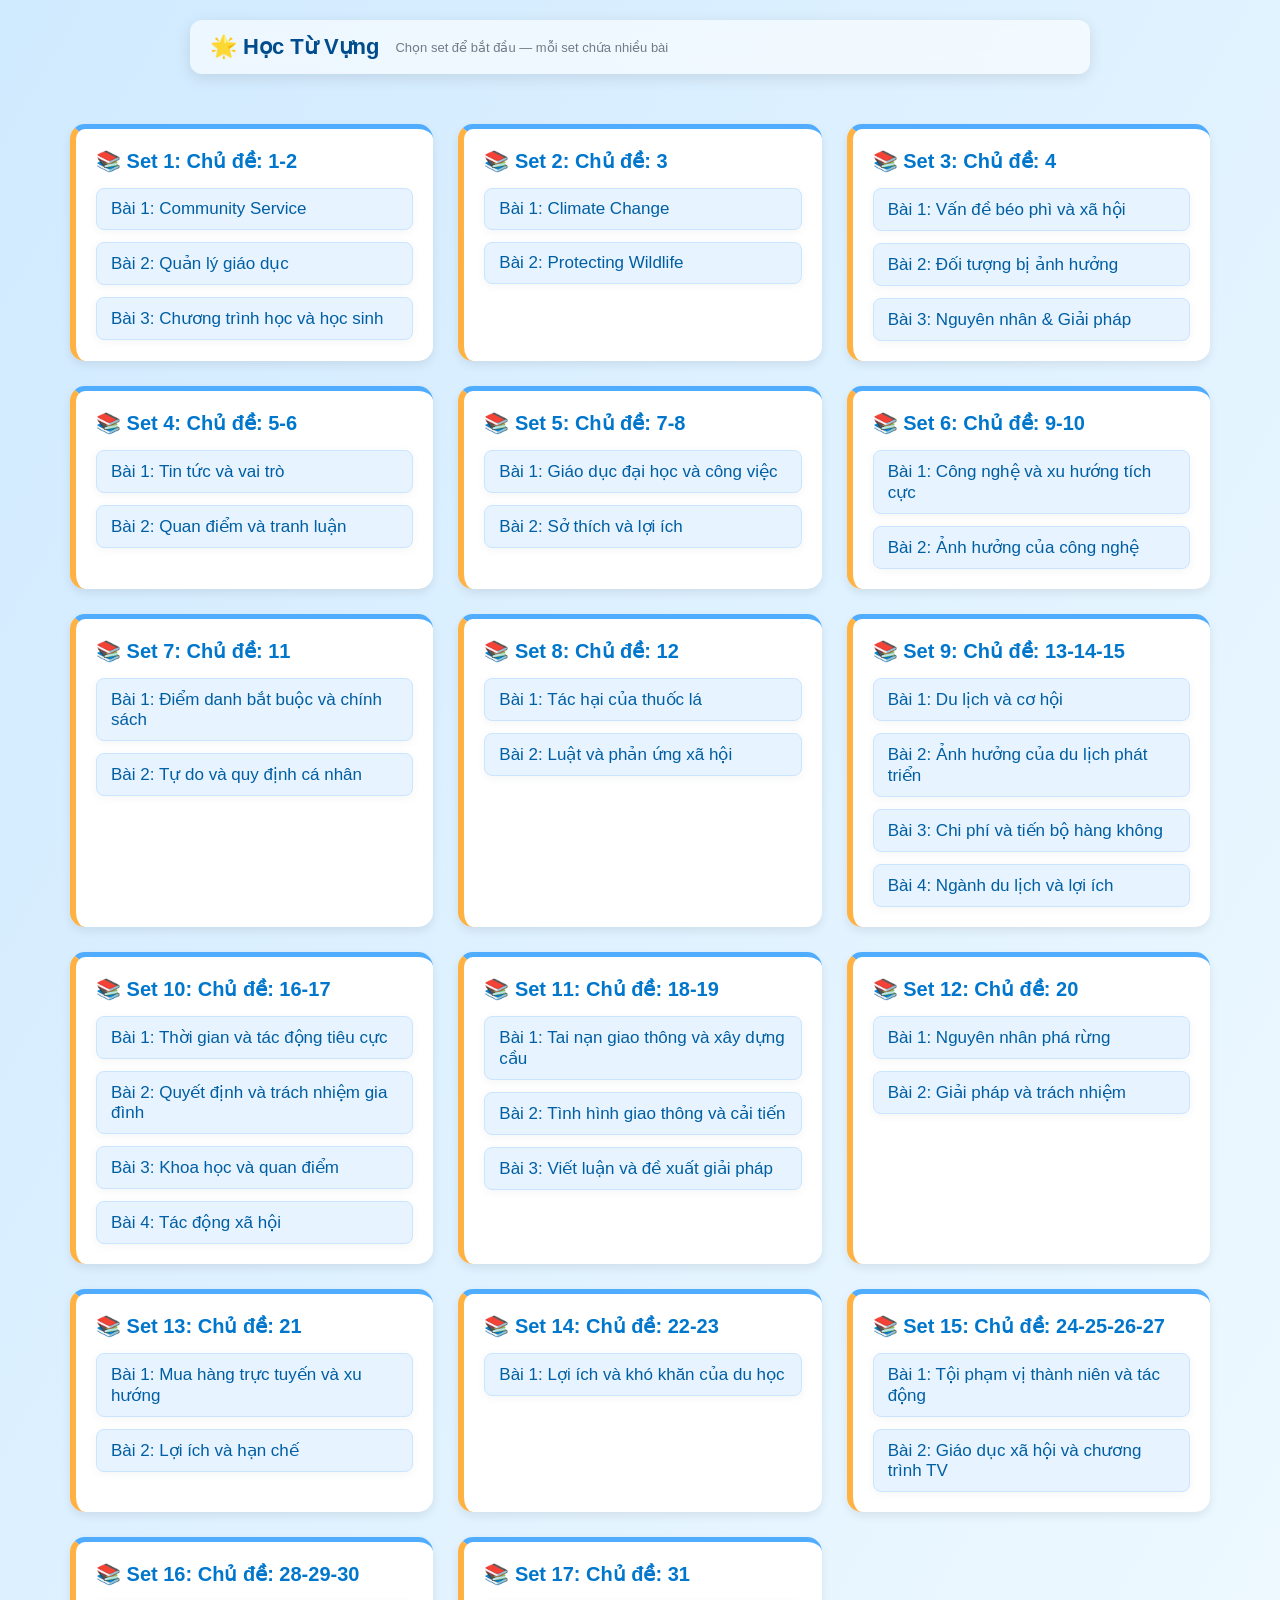
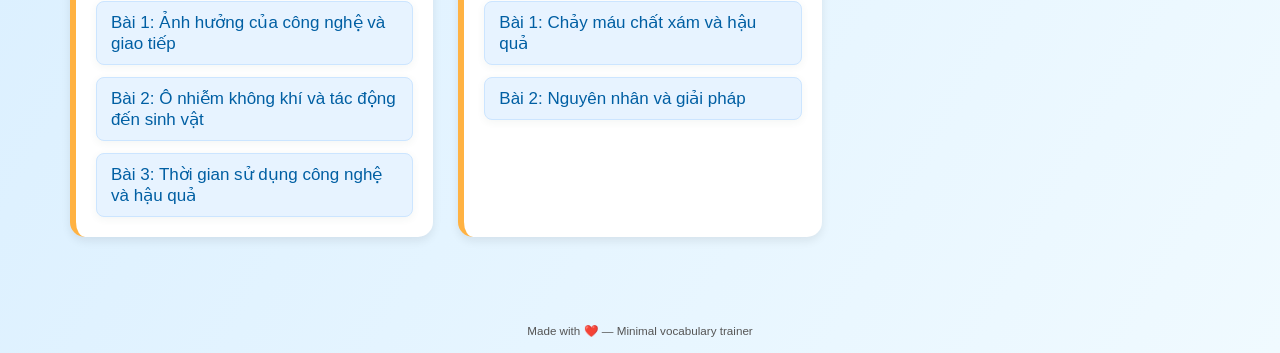
<file: index.html>
<!doctype html>
<html lang="vi">
<head>
  <meta charset="utf-8" />
  <title>Dashboard - Học từ vựng</title>
  <link rel="stylesheet" href="style.css">
</head>
<body>
  <header class="topbar">
    <h1>🌟 Học Từ Vựng</h1>
    <p class="subtitle">Chọn set để bắt đầu — mỗi set chứa nhiều bài</p>
  </header>

  <main class="main-container">
    <div id="dashboard" class="dashboard-grid"></div>
  </main>

  <footer class="footer">
    <small>Made with ❤️ — Minimal vocabulary trainer</small>
  </footer>

  <script>
    fetch('data/sets.json')
      .then(r => r.json())
      .then(sets => {
        const dash = document.getElementById('dashboard');
        sets.forEach(set => {
          const setCard = document.createElement('div');
          setCard.className = 'set-card';
          setCard.innerHTML = `
            <div class="set-head">
              <h2>📚 Set ${set.setId}: ${set.setName}</h2>
            </div>
            <div class="lessons">
              ${set.lessons.map(l => `
                <a class="lesson-link" href="lesson.html?set=${set.setId}&lesson=${l.lessonId}">
                  Bài ${l.lessonId}: ${l.title}
                </a>
              `).join('')}
            </div>
          `;
          dash.appendChild(setCard);
        });
      })
      .catch(err => {
        document.getElementById('dashboard').innerHTML = '<p class="error">Không thể tải danh sách. Hãy kiểm tra file <code>data/sets.json</code>.</p>';
        console.error(err);
      });
  </script>
</body>
</html>
</file>
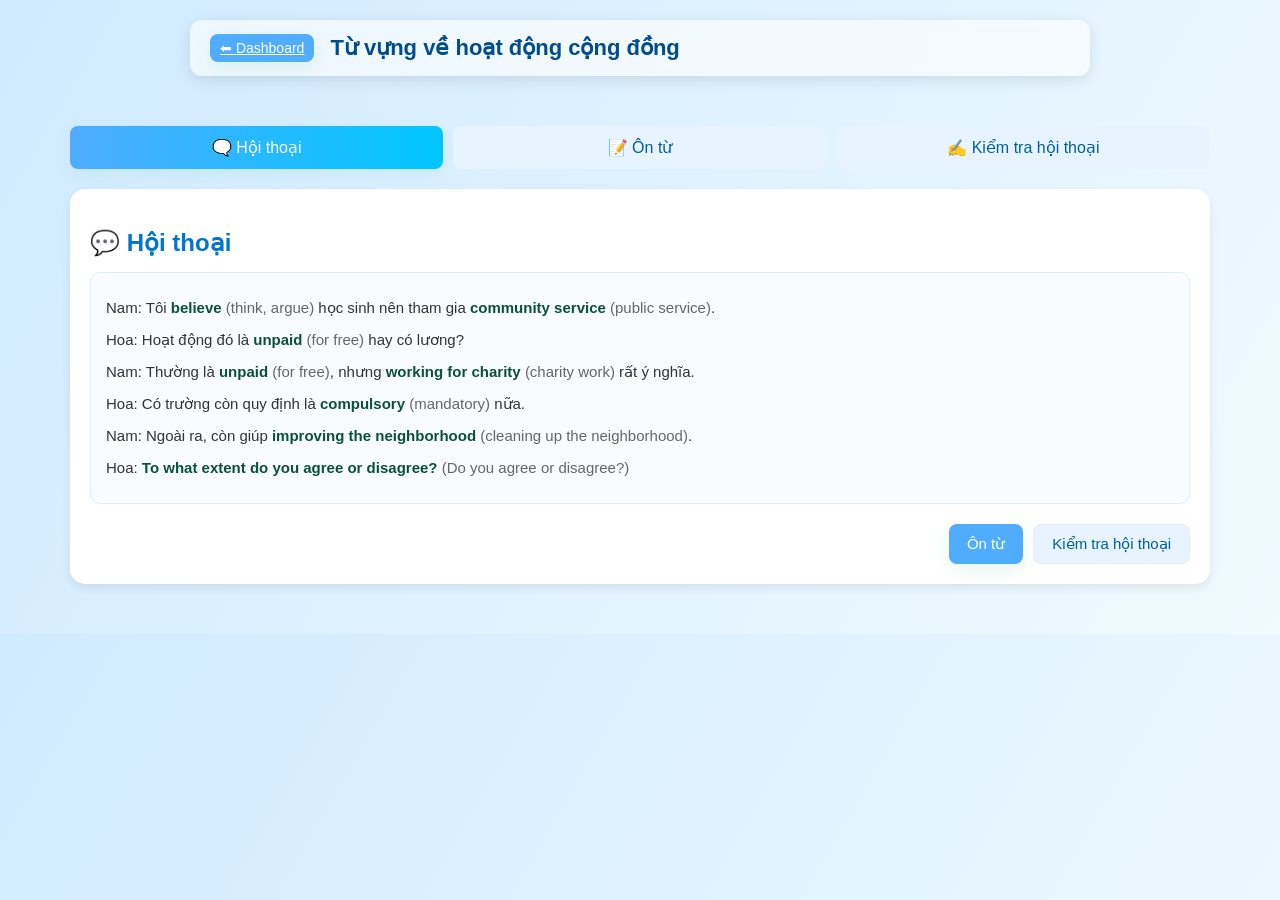
<file: lesson.html>
<!doctype html>
<html lang="vi">
<head>
  <meta charset="utf-8" />
  <title>Bài học - Học từ vựng</title>
  <link rel="stylesheet" href="style.css">
</head>
<body>
  <header class="topbar">
    <a class="btn small" href="index.html">⬅ Dashboard</a>
    <h1 id="page-title">Đang tải...</h1>
  </header>

  <main class="main-container">
    <!-- Tabs -->
    <div class="tabs">
      <button id="tab-lesson" class="tab active">🗨️ Hội thoại</button>
      <button id="tab-review" class="tab">📝 Ôn từ</button>
      <button id="tab-test" class="tab">✍️ Kiểm tra hội thoại</button>
    </div>

    <!-- Lesson -->
    <section id="view-lesson" class="card view active">
      <h2>💬 Hội thoại</h2>
      <div id="conversation" class="conversation"></div>
      <div class="controls">
        <button id="go-review" class="btn">Ôn từ</button>
        <button id="go-test" class="btn alt">Kiểm tra hội thoại</button>
      </div>
    </section>

    <!-- Review -->
    <section id="view-review" class="card view" style="display:none;">
      <h2>📖 Ôn từ — Nhập từ tương ứng</h2>
      <p class="muted">Nhập <strong>từ chính</strong> hoặc <strong>từ đồng nghĩa</strong> để tính là đúng.</p>
      <div id="review-grid" class="review-grid"></div>
      <div class="controls">
        <button id="check-review" class="btn">✅ Kiểm tra</button>
        <button id="back-to-lesson" class="btn alt">⬅ Quay lại hội thoại</button>
      </div>
    </section>

    <!-- Test -->
    <section id="view-test" class="card view" style="display:none;">
      <h2>📝 Kiểm tra hội thoại</h2>
      <p class="muted">Điền từ chính hoặc đồng nghĩa vào chỗ trống.</p>
      <div id="test-conversation" class="conversation"></div>
      <div class="controls">
        <button id="check-test" class="btn">✅ Nộp bài</button>
        <button id="back-to-lesson-2" class="btn alt">⬅ Quay lại hội thoại</button>
      </div>
    </section>
  </main>

  <!-- Modal -->
  <div id="congrats-modal" class="modal hidden">
    <div class="modal-card">
      <div id="confetti"></div>
      <h2>🎉 Xuất sắc!</h2>
      <p id="congrats-text">Bạn đã hoàn thành bài tập.</p>
      <div class="controls" style="justify-content:center;">
        <button id="close-congrats" class="btn">Tiếp tục</button>
      </div>
    </div>
  </div>

  <script src="app.js"></script>
</body>
</html>
</file>
<file: style.css>
/* ================ Base ================ */
:root{
  --bg:#f4f7fb;
  --card:#ffffff;
  --accent:#2bb673;
  --accent-2:#ffb242;
  --muted:#6b7280;
  --shadow: 0 6px 20px rgba(16,24,40,0.08);
}

*{box-sizing:border-box}
body{margin:0;font-family:Inter, "Segoe UI", Roboto, Arial; background: linear-gradient(180deg,#f7fbff 0%, var(--bg) 100%); color:#111}
.container{max-width:980px;margin:28px auto;padding:18px}

/* Top bar */
.topbar{display:flex;align-items:center;gap:16px;background:transparent;padding:18px 28px;border-radius:12px; margin: 12px auto 0; max-width:980px}
.topbar h1{margin:0;font-size:20px}
.topbar .subtitle{margin:0;color:var(--muted);font-size:13px}

/* Card */
.card{background:var(--card);border-radius:12px;padding:18px;box-shadow:var(--shadow);margin-bottom:18px}
.view{transition:all .2s ease}

/* Grid dashboard */
.grid{display:grid;grid-template-columns:repeat(auto-fit,minmax(260px,1fr));gap:18px}
.set-card{background:linear-gradient(180deg,#fff,#fbfeff);border-radius:12px;padding:14px;box-shadow:var(--shadow);border-left:6px solid var(--accent-2)}
.set-card h2{margin:0;font-size:16px}
.lessons{margin-top:10px;display:flex;flex-direction:column;gap:8px}
.lesson-link{display:inline-block;padding:10px 12px;border-radius:8px;background:linear-gradient(90deg,#eefaf5,#f4fff8);text-decoration:none;color:#033;box-shadow: 0 2px 8px rgba(43,86,64,0.06)}
.lesson-link:hover{transform:translateY(-3px);transition:all .15s}

/* Tabs */
.tabs{display:flex;gap:10px;margin-bottom:12px}
.tab{padding:8px 12px;border-radius:8px;background:#fff;border:1px solid #eef2f7;cursor:pointer}
.tab.active{background:linear-gradient(90deg,#e8fff0,#f3fff6);border-color:transparent;box-shadow:0 6px 16px rgba(43,182,115,0.08)}

/* Conversation */
.conversation p{margin:8px 0;font-size:15px;line-height:1.6}
.conversation b{color:#0b5138}

/* Controls */
.controls{display:flex;gap:12px;justify-content:flex-end;margin-top:12px}
.btn{background:var(--accent);color:#fff;padding:10px 14px;border-radius:8px;border:none;cursor:pointer;box-shadow:0 6px 18px rgba(43,182,115,0.12)}
.btn:hover{transform:translateY(-3px)}
.btn.alt{background:#fff;color:#222;border:1px solid #e6eef0;box-shadow:none}
.btn.small{padding:8px 10px;font-size:14px}

/* Review grid */
.review-grid{display:grid;grid-template-columns:repeat(auto-fit,minmax(240px,1fr));gap:12px;margin-top:12px}
.review-item{background:linear-gradient(180deg,#fff,#fcfff9);padding:12px;border-radius:10px;border:1px solid #f0f6f4}
.review-item p{margin:0 0 8px 0;font-weight:600}
.input-word{width:100%;padding:8px;border-radius:8px;border:1px solid #dfe7e4;outline:none;font-size:14px}
.input-word.correct{border-color:#2bb673;background:#ecfff3}
.input-word.incorrect{border-color:#ff8a8a;background:#fff3f3}
.muted{color:var(--muted);font-size:13px}

/* Test conversation blanks */
.blank-input{padding:6px 8px;border-radius:6px;border:1px dashed #cbd5d1;min-width:120px}
.blank-input.correct{border-style:solid;border-color:#2bb673;background:#ecfff3}
.blank-input.incorrect{border-style:solid;border-color:#ff6b6b;background:#fff3f3}

/* Modal congrats */
.modal{position:fixed;inset:0;display:flex;align-items:center;justify-content:center;background:rgba(4,8,12,0.24);z-index:60}
.modal.hidden{display:none}
.modal-card{background:linear-gradient(180deg,#fff,#fcfff9);padding:22px;border-radius:12px;min-width:320px;text-align:center;box-shadow:0 12px 36px rgba(10,18,25,0.16)}
.modal-card h2{margin:8px 0 6px}
#confetti{position:relative;height:80px;margin-bottom:8px}
.lesson-content, .review-content, .quiz-content {
  font-size: 18px;
  line-height: 1.6;
}

input[type="text"] {
  font-size: 18px;
  padding: 8px 12px;
}

button {
  font-size: 16px;
  padding: 10px 18px;
}

/* simple confetti pieces */
.confetti-piece{width:10px;height:18px;border-radius:2px;position:absolute;opacity:0;animation:pop 900ms linear forwards}
@keyframes pop{
  0%{transform:translateY(-10px) scale(.2);opacity:0}
  40%{opacity:1}
  100%{transform:translateY(160px) rotate(200deg) scale(1);opacity:1}
}

/* small responsive */
@media (max-width:640px){
  .controls{flex-direction:column;align-items:stretch}
  .topbar{flex-direction:column;align-items:flex-start;gap:6px}
}
body {
  font-family: 'Segoe UI', Arial, sans-serif;
  background: linear-gradient(135deg, #d7eaff, #f0f7ff);
  margin: 0;
  padding: 0;
  color: #333;
}

.topbar {
  text-align: center;
  padding: 25px 10px;
  background: linear-gradient(90deg, #4facfe, #00c6ff);
  color: white;
  box-shadow: 0 2px 6px rgba(0,0,0,0.1);
}

.subtitle {
  font-size: 18px;
  margin-top: 5px;
  opacity: 0.95;
}

.main-container {
  padding: 30px;
  max-width: 1200px;
  margin: auto;
}

.dashboard-grid {
  display: grid;
  grid-template-columns: repeat(auto-fit, minmax(280px, 1fr));
  gap: 25px;
}

.set-card {
  background: white;
  padding: 20px;
  border-radius: 15px;
  box-shadow: 0 4px 10px rgba(0,0,0,0.08);
  transition: all 0.25s ease;
  border-top: 5px solid #4facfe;
}

.set-card:hover {
  transform: translateY(-6px);
  box-shadow: 0 8px 18px rgba(0,0,0,0.15);
}

.set-head h2 {
  font-size: 20px;
  margin-bottom: 15px;
  color: #0077cc;
}

.lessons {
  display: flex;
  flex-direction: column;
  gap: 12px;
}

.lesson-link {
  display: block;
  padding: 10px 14px;
  background: #e7f3ff;
  border-radius: 8px;
  text-decoration: none;
  color: #005fa3;
  font-size: 17px;
  font-weight: 500;
  transition: all 0.2s;
  border: 1px solid #cce5ff;
}

.lesson-link:hover {
  background: #d4e9ff;
  color: #003f73;
}

.footer {
  text-align: center;
  padding: 15px;
  font-size: 14px;
  color: #555;
  margin-top: 40px;
}
/* Tabs */
.tabs {
  display: flex;
  gap: 10px;
  margin-bottom: 20px;
}

.tab {
  flex: 1;
  padding: 12px;
  font-size: 16px;
  border: none;
  border-radius: 8px;
  background: #e7f3ff;
  color: #005fa3;
  font-weight: 500;
  cursor: pointer;
  transition: all 0.2s;
}

.tab:hover {
  background: #d4e9ff;
}

.tab.active {
  background: linear-gradient(90deg, #4facfe, #00c6ff);
  color: white;
}

/* Card view */
.card {
  background: white;
  border-radius: 15px;
  padding: 20px;
  box-shadow: 0 4px 10px rgba(0,0,0,0.08);
  margin-bottom: 20px;
}

.card h2 {
  color: #0077cc;
  margin-bottom: 15px;
}

.muted {
  color: #666;
  font-size: 15px;
  margin-bottom: 15px;
}

/* Conversation */
.conversation {
  background: #f9fcff;
  padding: 15px;
  border-radius: 10px;
  border: 1px solid #dceeff;
  min-height: 100px;
}

/* Buttons */
.btn {
  background: #4facfe;
  color: white;
  padding: 10px 18px;
  border: none;
  border-radius: 8px;
  font-size: 15px;
  cursor: pointer;
  transition: all 0.2s;
}

.btn:hover {
  background: #3d9be9;
}

.btn.alt {
  background: #e7f3ff;
  color: #005fa3;
}

.btn.alt:hover {
  background: #d4e9ff;
}

.btn.small {
  font-size: 14px;
  padding: 6px 10px;
}

/* Controls */
.controls {
  margin-top: 20px;
  display: flex;
  gap: 10px;
  flex-wrap: wrap;
}

/* Modal */
.modal {
  position: fixed;
  inset: 0;
  background: rgba(0,0,0,0.6);
  display: flex;
  align-items: center;
  justify-content: center;
}

.modal.hidden {
  display: none;
}

.modal-card {
  background: white;
  border-radius: 15px;
  padding: 25px;
  text-align: center;
  box-shadow: 0 6px 15px rgba(0,0,0,0.2);
  width: 300px;
}
body {
  background: linear-gradient(120deg, #d0eaff, #f0faff);
  font-family: 'Segoe UI', Tahoma, sans-serif;
}

.topbar {
  display: flex;
  align-items: center;
  gap: 16px;
  background: rgba(255, 255, 255, 0.6);
  backdrop-filter: blur(10px);
  padding: 14px 20px;
  border-radius: 12px;
  margin: 20px auto;
  width: 90%;
  max-width: 900px;
  box-shadow: 0 4px 15px rgba(0,0,0,0.1);
}

.topbar h1 {
  font-size: 22px;
  font-weight: 600;
  color: #004c8c;
  margin: 0;
}

.back-btn {
  background: #4facfe;
  color: white;
  padding: 6px 12px;
  border-radius: 6px;
  text-decoration: none;
  font-size: 14px;
  transition: background 0.3s ease;
}

.back-btn:hover {
  background: #3a91e0;
}
.test-item input.blank-input {
  padding: 6px 8px;
  font-size: 1rem;
  border: 1px solid #ccc;
  border-radius: 4px;
  transition: border-color 0.3s ease;
}

.test-item input.blank-input.correct {
  border-color: #28a745;
}

.test-item input.blank-input.incorrect {
  border-color: #dc3545;
}
</file>
